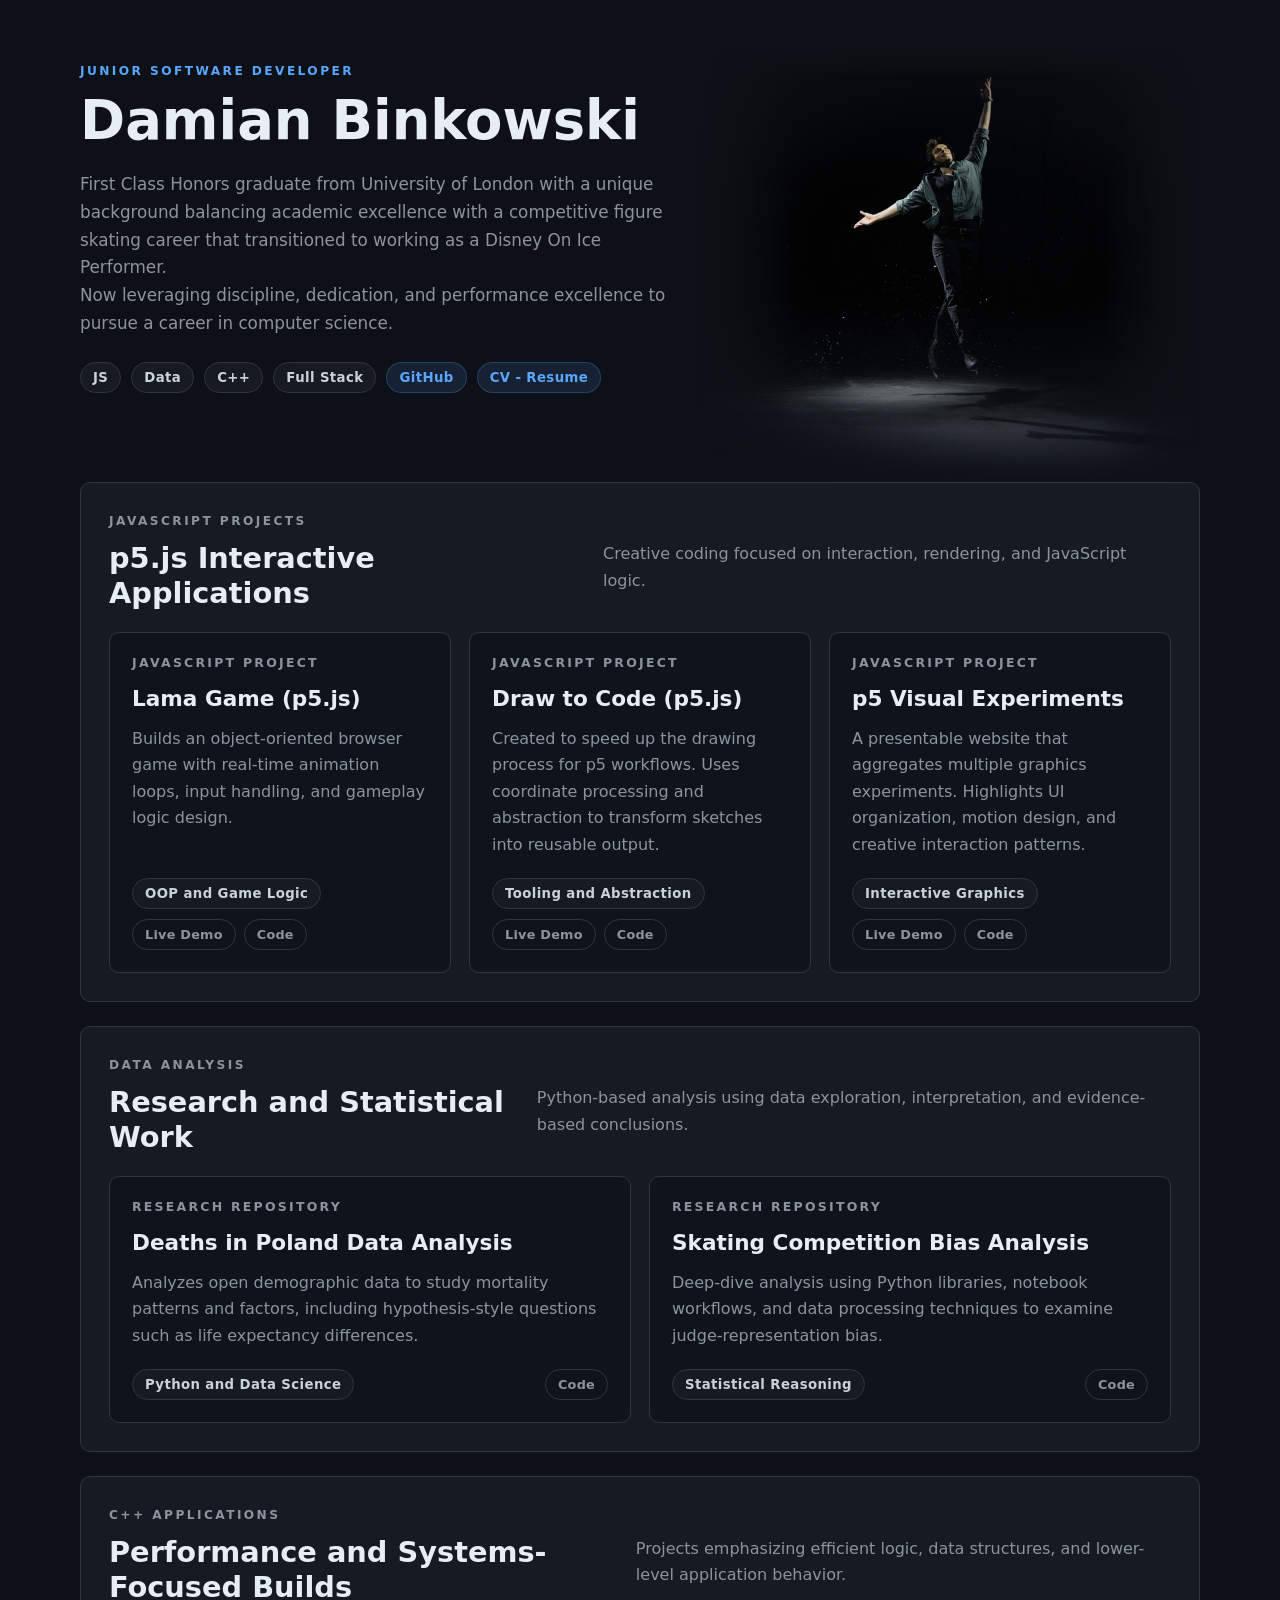
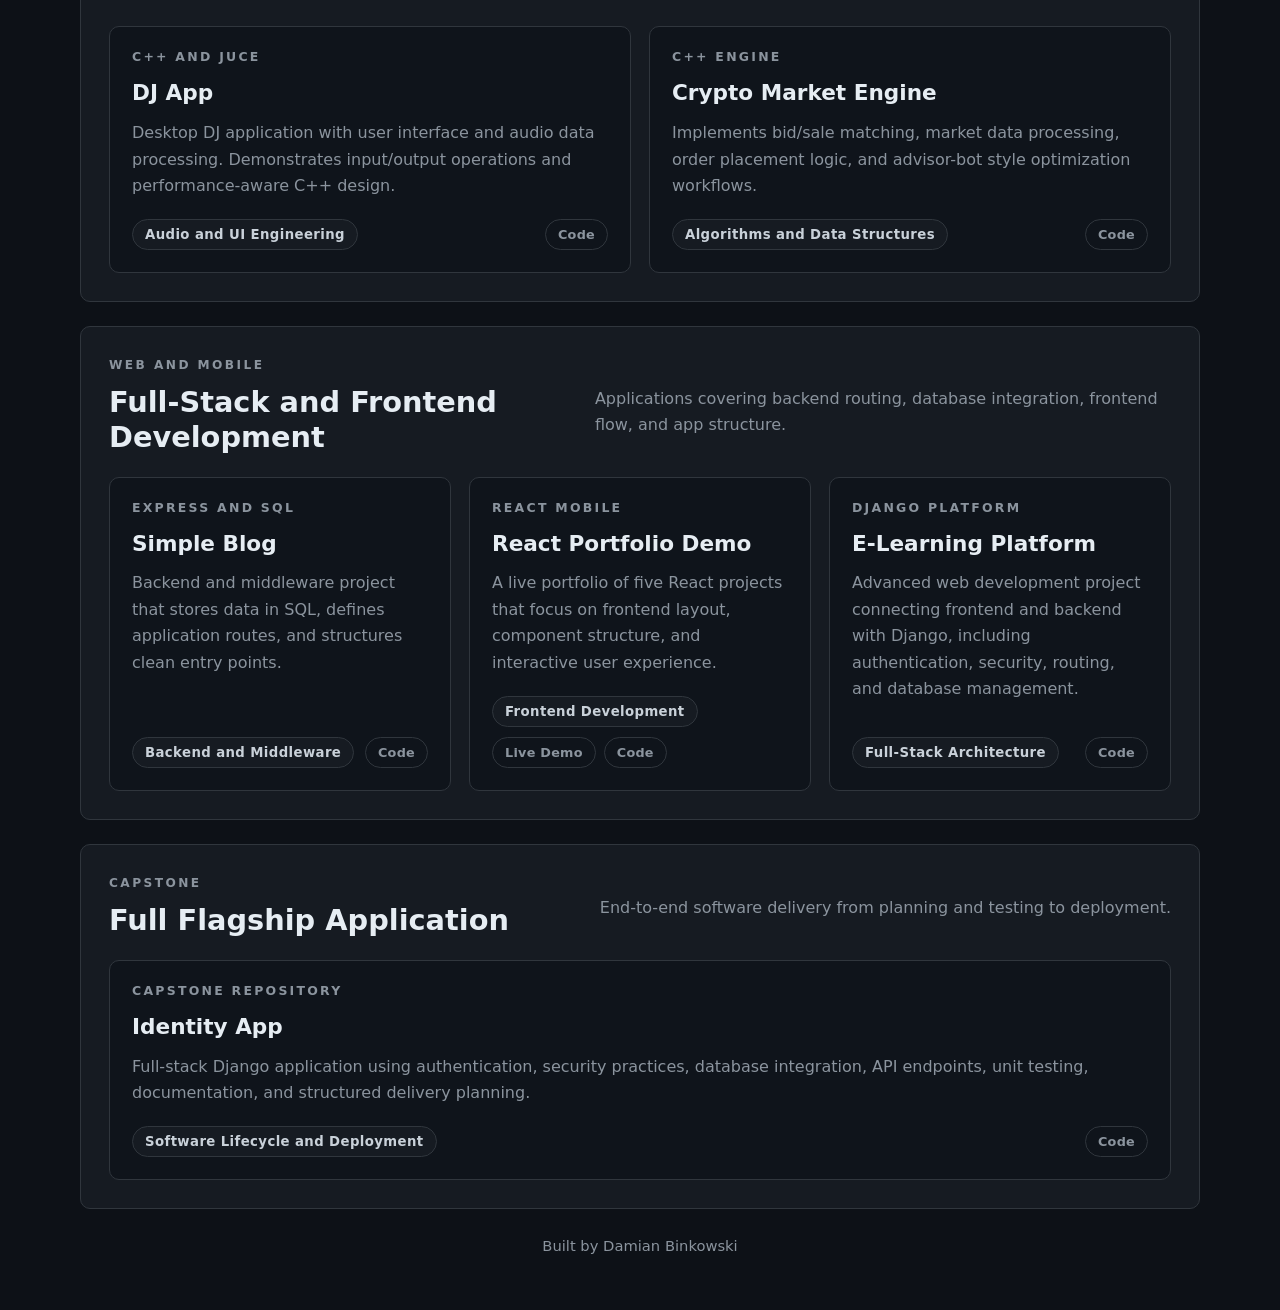
<file: index.html>
<!DOCTYPE html>
<html lang="en">
<head>
	<meta charset="UTF-8" />
	<meta name="viewport" content="width=device-width, initial-scale=1.0" />
	<meta
		name="description"
		content="Portfolio of software projects by Damian Binkowski, with links and short skill-focused summaries."
	/>
	<title>Damian Binkowski | Portfolio</title>
	<link rel="stylesheet" href="styles.css" />
</head>
<body>
	<div class="site-shell">
		<header class="hero">
			<div class="hero-layout">
				<div class="hero-content">
					<p class="eyebrow">Junior Software Developer</p>
					<h1>Damian Binkowski</h1>
					<p class="hero-copy">
						First Class Honors graduate from University of London with a unique background balancing academic excellence with a competitive figure skating career that transitioned to working as a Disney On Ice Performer. <br>Now leveraging discipline, dedication, and performance excellence to pursue a career in computer science.
					</p>
					<div class="hero-meta">
						<a class="pill" href="#javascript-projects">JS</a>
						<a class="pill" href="#data-analysis">Data</a>
						<a class="pill" href="#cpp-apps">C++</a>
						<a class="pill" href="#web-mobile-projects">Full Stack</a>
						<a class="pill pill-accent" href="https://github.com/dambinkowski" target="_blank" rel="noopener noreferrer">GitHub</a>
						<a class="pill pill-accent" href="cv/index.html">CV - Resume</a>
					</div>
				</div>
				<div class="hero-photo" aria-hidden="true"></div>
			</div>
		</header>

		<main>
			<section class="section-block" id="javascript-projects">
				<div class="section-heading">
					<div>
						<p class="section-label">JavaScript Projects</p>
						<h2>p5.js Interactive Applications</h2>
					</div>
					<p>Creative coding focused on interaction, rendering, and JavaScript logic.</p>
				</div>

				<div class="project-grid">
					<article class="project-card">
						<span class="card-number">JavaScript Project</span>
						<h3>Lama Game (p5.js)</h3>
						<p>
							Builds an object-oriented browser game with real-time animation loops,
							input handling, and gameplay logic design.
						</p>
						<div class="card-footer">
							<span class="tag">OOP and Game Logic</span>
							<div class="card-actions">
								<a class="action-btn" href="https://dambinkowski.github.io/LamaGameP5/" target="_blank" rel="noopener noreferrer">Live Demo</a>
								<a class="action-btn" href="https://github.com/dambinkowski/LamaGameP5" target="_blank" rel="noopener noreferrer">Code</a>
							</div>
						</div>
					</article>

					<article class="project-card">
						<span class="card-number">JavaScript Project</span>
						<h3>Draw to Code (p5.js)</h3>
						<p>
							Created to speed up the drawing process for p5 workflows.
							Uses coordinate processing and abstraction to transform sketches into reusable output.
						</p>
						<div class="card-footer">
							<span class="tag">Tooling and Abstraction</span>
							<div class="card-actions">
								<a class="action-btn" href="https://dambinkowski.github.io/draw-to-codeP5/" target="_blank" rel="noopener noreferrer">Live Demo</a>
								<a class="action-btn" href="https://github.com/dambinkowski/draw-to-codeP5" target="_blank" rel="noopener noreferrer">Code</a>
							</div>
						</div>
					</article>

					<article class="project-card">
						<span class="card-number">JavaScript Project</span>
						<h3>p5 Visual Experiments</h3>
						<p>
							A presentable website that aggregates multiple graphics experiments.
							Highlights UI organization, motion design, and creative interaction patterns.
						</p>
						<div class="card-footer">
							<span class="tag">Interactive Graphics</span>
							<div class="card-actions">
								<a class="action-btn" href="https://dambinkowski.github.io/p5projects/?p=projects%2F1-mouse-follow-colors%2F" target="_blank" rel="noopener noreferrer">Live Demo</a>
								<a class="action-btn" href="https://github.com/dambinkowski/p5projects" target="_blank" rel="noopener noreferrer">Code</a>
							</div>
						</div>
					</article>
				</div>
			</section>

			<section class="section-block" id="data-analysis">
				<div class="section-heading">
					<div>
						<p class="section-label">Data Analysis</p>
						<h2>Research and Statistical Work</h2>
					</div>
					<p>Python-based analysis using data exploration, interpretation, and evidence-based conclusions.</p>
				</div>

				<div class="project-grid">
					<article class="project-card">
						<span class="card-number">Research Repository</span>
						<h3>Deaths in Poland Data Analysis</h3>
						<p>
							Analyzes open demographic data to study mortality patterns and factors,
							including hypothesis-style questions such as life expectancy differences.
						</p>
						<div class="card-footer">
							<span class="tag">Python and Data Science</span>
							<div class="card-actions">
								<a class="action-btn" href="https://github.com/dambinkowski/DjangoDataAnalysisDeathsInPoland" target="_blank" rel="noopener noreferrer">Code</a>
							</div>
						</div>
					</article>

					<article class="project-card">
						<span class="card-number">Research Repository</span>
						<h3>Skating Competition Bias Analysis</h3>
						<p>
							Deep-dive analysis using Python libraries, notebook workflows,
							and data processing techniques to examine judge-representation bias.
						</p>
						<div class="card-footer">
							<span class="tag">Statistical Reasoning</span>
							<div class="card-actions">
								<a class="action-btn" href="https://github.com/dambinkowski/SkatingCompetitionBiasAnalysis" target="_blank" rel="noopener noreferrer">Code</a>
							</div>
						</div>
					</article>
				</div>
			</section>

			<section class="section-block" id="cpp-apps">
				<div class="section-heading">
					<div>
						<p class="section-label">C++ Applications</p>
						<h2>Performance and Systems-Focused Builds</h2>
					</div>
					<p>Projects emphasizing efficient logic, data structures, and lower-level application behavior.</p>
				</div>

				<div class="project-grid">
					<article class="project-card">
						<span class="card-number">C++ and JUCE</span>
						<h3>DJ App</h3>
						<p>
							Desktop DJ application with user interface and audio data processing.
							Demonstrates input/output operations and performance-aware C++ design.
						</p>
						<div class="card-footer">
							<span class="tag">Audio and UI Engineering</span>
							<div class="card-actions">
								<a class="action-btn" href="https://github.com/dambinkowski/djapp" target="_blank" rel="noopener noreferrer">Code</a>
							</div>
						</div>
					</article>

					<article class="project-card">
						<span class="card-number">C++ Engine</span>
						<h3>Crypto Market Engine</h3>
						<p>
							Implements bid/sale matching, market data processing,
							order placement logic, and advisor-bot style optimization workflows.
						</p>
						<div class="card-footer">
							<span class="tag">Algorithms and Data Structures</span>
							<div class="card-actions">
								<a class="action-btn" href="https://github.com/dambinkowski/marketcryptoengine" target="_blank" rel="noopener noreferrer">Code</a>
							</div>
						</div>
					</article>
				</div>
			</section>

			<section class="section-block" id="web-mobile-projects">
				<div class="section-heading">
					<div>
						<p class="section-label">Web and Mobile</p>
						<h2>Full-Stack and Frontend Development</h2>
					</div>
					<p>Applications covering backend routing, database integration, frontend flow, and app structure.</p>
				</div>

				<div class="project-grid">
					<article class="project-card">
						<span class="card-number">Express and SQL</span>
						<h3>Simple Blog</h3>
						<p>
							Backend and middleware project that stores data in SQL,
							defines application routes, and structures clean entry points.
						</p>
						<div class="card-footer">
							<span class="tag">Backend and Middleware</span>
							<div class="card-actions">
								<a class="action-btn" href="https://github.com/dambinkowski/simple-blog" target="_blank" rel="noopener noreferrer">Code</a>
							</div>
						</div>
					</article>

					<article class="project-card">
						<span class="card-number">React Mobile</span>
						<h3>React Portfolio Demo</h3>
						<p>
							A live portfolio of five React projects that focus on frontend layout,
							component structure, and interactive user experience.
						</p>
						<div class="card-footer">
							<span class="tag">Frontend Development</span>
							<div class="card-actions">
								<a class="action-btn" href="https://dambinkowski.github.io/reactPortfolio/index.html" target="_blank" rel="noopener noreferrer">Live Demo</a>
								<a class="action-btn" href="https://github.com/dambinkowski/reactPortfolio" target="_blank" rel="noopener noreferrer">Code</a>
							</div>
						</div>
					</article>

					<article class="project-card">
						<span class="card-number">Django Platform</span>
						<h3>E-Learning Platform</h3>
						<p>
							Advanced web development project connecting frontend and backend with Django,
							including authentication, security, routing, and database management.
						</p>
						<div class="card-footer">
							<span class="tag">Full-Stack Architecture</span>
							<div class="card-actions">
								<a class="action-btn" href="https://github.com/dambinkowski/eplatform" target="_blank" rel="noopener noreferrer">Code</a>
							</div>
						</div>
					</article>
				</div>
			</section>

			<section class="section-block" id="capstone">
				<div class="section-heading">
					<div>
						<p class="section-label">Capstone</p>
						<h2>Full Flagship Application</h2>
					</div>
					<p>End-to-end software delivery from planning and testing to deployment.</p>
				</div>

				<div class="project-grid">
					<article class="project-card">
						<span class="card-number">Capstone Repository</span>
						<h3>Identity App</h3>
						<p>
							Full-stack Django application using authentication, security practices,
							database integration, API endpoints, unit testing, documentation,
							and structured delivery planning.
						</p>
						<div class="card-footer">
							<span class="tag">Software Lifecycle and Deployment</span>
							<div class="card-actions">
								<a class="action-btn" href="https://github.com/dambinkowski/IdentityApp" target="_blank" rel="noopener noreferrer">Code</a>
							</div>
						</div>
					</article>

				</div>
			</section>
		</main>

		<footer class="repo-footer">Built by Damian Binkowski</footer>
	</div>
</body>
</html>
</file>
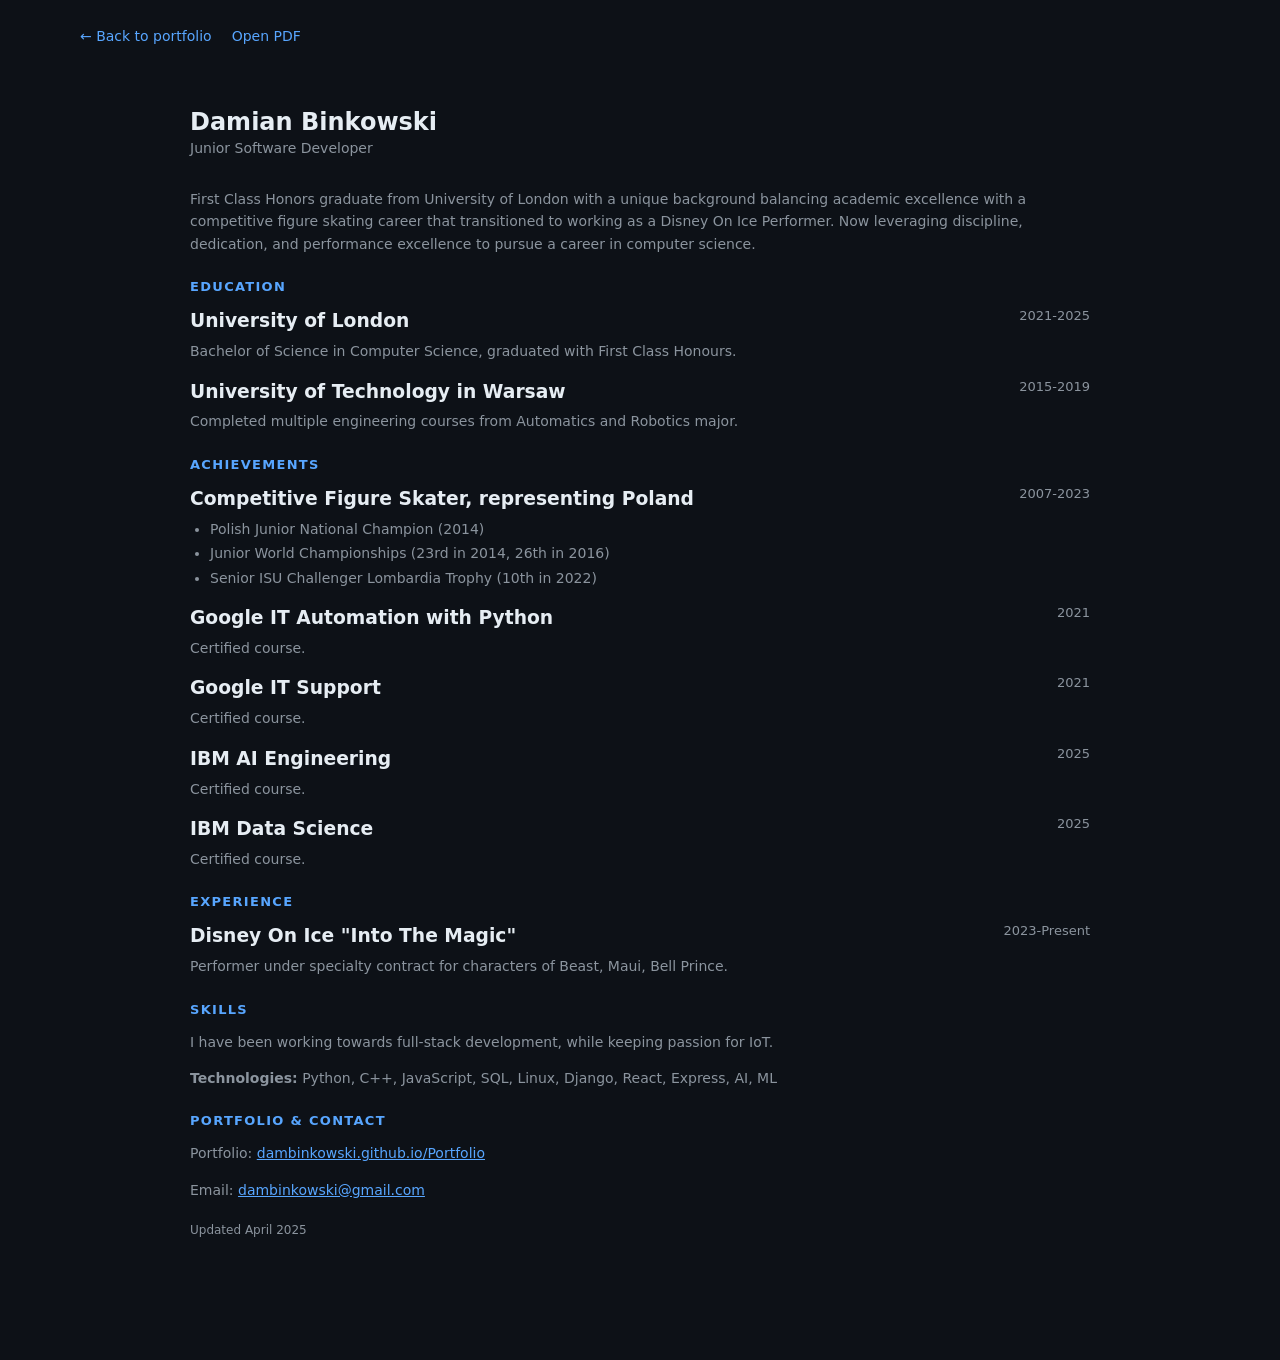
<file: cv/index.html>
<!DOCTYPE html>
<html lang="en">
<head>
	<meta charset="UTF-8" />
	<meta name="viewport" content="width=device-width, initial-scale=1.0" />
	<meta
		name="description"
		content="Resume and CV of Damian Binkowski, Junior Software Developer."
	/>
	<title>Damian Binkowski | CV</title>
	<link rel="stylesheet" href="../styles.css" />
	<style>
		.cv-container {
			max-width: 900px;
			margin: 0 auto;
			padding: 40px 0;
		}

		.cv-header {
			text-align: left;
			margin-bottom: 32px;
		}

		.cv-header h1 {
			margin: 0 0 4px 0;
			font-size: 24px;
			color: var(--heading);
		}

		.cv-header p {
			margin: 0;
			color: var(--muted);
			font-size: 14px;
		}

		.cv-section {
			margin-bottom: 24px;
		}

		.cv-section-title {
			font-size: 13px;
			font-weight: 700;
			letter-spacing: 0.1em;
			text-transform: uppercase;
			color: var(--accent);
			margin-bottom: 12px;
		}

		.cv-item {
			margin-bottom: 14px;
			line-height: 1.6;
		}

		.cv-item-header {
			display: flex;
			justify-content: space-between;
			margin-bottom: 4px;
			gap: 20px;
		}

		.cv-item-title {
			font-weight: 600;
			color: var(--heading);
			margin: 0;
			flex: 1;
		}

		.cv-item-date {
			color: var(--muted);
			font-size: 13px;
			white-space: nowrap;
			text-align: right;
		}

		.cv-item-desc {
			color: var(--muted);
			margin: 0;
			font-size: 14px;
		}

		.cv-item-desc ul {
			margin: 4px 0 0 20px;
			padding: 0;
			color: var(--muted);
			font-size: 14px;
		}

		.cv-item-desc li {
			margin: 2px 0;
		}

		.cv-skills {
			color: var(--muted);
			font-size: 14px;
			line-height: 1.6;
		}

		.cv-footer-nav {
			display: flex;
			gap: 20px;
			margin-bottom: 24px;
			font-size: 14px;
		}

		.cv-footer-nav a {
			color: var(--accent);
			text-decoration: none;
		}

		.cv-footer-nav a:hover {
			text-decoration: underline;
		}

		.cv-about {
			color: var(--muted);
			font-size: 14px;
			line-height: 1.6;
			margin-bottom: 24px;
		}

		@media (max-width: 860px) {
			.cv-container {
				padding: 24px 22px;
			}

			.cv-item-header {
				flex-direction: column;
				gap: 4px;
			}

			.cv-item-date {
				text-align: left;
			}
		}
	</style>
</head>
<body>
	<div class="site-shell">
		<div class="cv-footer-nav">
			<a href="../index.html">← Back to portfolio</a>
			<a href="./CV.pdf" target="_blank" rel="noopener noreferrer">Open PDF</a>
		</div>

		<div class="cv-container">
			<div class="cv-header">
				<h1>Damian Binkowski</h1>
				<p>Junior Software Developer</p>
			</div>

			<div class="cv-about">
				First Class Honors graduate from University of London with a unique background balancing academic excellence with a competitive figure skating career that transitioned to working as a Disney On Ice Performer. Now leveraging discipline, dedication, and performance excellence to pursue a career in computer science.
			</div>

			<div class="cv-section">
				<div class="cv-section-title">Education</div>
				<div class="cv-item">
					<div class="cv-item-header">
						<h3 class="cv-item-title">University of London</h3>
						<div class="cv-item-date">2021-2025</div>
					</div>
					<p class="cv-item-desc">Bachelor of Science in Computer Science, graduated with First Class Honours.</p>
				</div>
				<div class="cv-item">
					<div class="cv-item-header">
						<h3 class="cv-item-title">University of Technology in Warsaw</h3>
						<div class="cv-item-date">2015-2019</div>
					</div>
					<p class="cv-item-desc">Completed multiple engineering courses from Automatics and Robotics major.</p>
				</div>
			</div>

			<div class="cv-section">
				<div class="cv-section-title">Achievements</div>
				<div class="cv-item">
					<div class="cv-item-header">
						<h3 class="cv-item-title">Competitive Figure Skater, representing Poland</h3>
						<div class="cv-item-date">2007-2023</div>
					</div>
					<div class="cv-item-desc">
						<ul>
							<li>Polish Junior National Champion (2014)</li>
							<li>Junior World Championships (23rd in 2014, 26th in 2016)</li>
							<li>Senior ISU Challenger Lombardia Trophy (10th in 2022)</li>
						</ul>
					</div>
				</div>
				<div class="cv-item">
					<div class="cv-item-header">
						<h3 class="cv-item-title">Google IT Automation with Python</h3>
						<div class="cv-item-date">2021</div>
					</div>
					<p class="cv-item-desc">Certified course.</p>
				</div>
				<div class="cv-item">
					<div class="cv-item-header">
						<h3 class="cv-item-title">Google IT Support</h3>
						<div class="cv-item-date">2021</div>
					</div>
					<p class="cv-item-desc">Certified course.</p>
				</div>
				<div class="cv-item">
					<div class="cv-item-header">
						<h3 class="cv-item-title">IBM AI Engineering</h3>
						<div class="cv-item-date">2025</div>
					</div>
					<p class="cv-item-desc">Certified course.</p>
				</div>
				<div class="cv-item">
					<div class="cv-item-header">
						<h3 class="cv-item-title">IBM Data Science</h3>
						<div class="cv-item-date">2025</div>
					</div>
					<p class="cv-item-desc">Certified course.</p>
				</div>
			</div>

			<div class="cv-section">
				<div class="cv-section-title">Experience</div>
				<div class="cv-item">
					<div class="cv-item-header">
						<h3 class="cv-item-title">Disney On Ice "Into The Magic"</h3>
						<div class="cv-item-date">2023-Present</div>
					</div>
					<p class="cv-item-desc">Performer under specialty contract for characters of Beast, Maui, Bell Prince.</p>
				</div>
			</div>

			<div class="cv-section">
				<div class="cv-section-title">Skills</div>
				<p class="cv-skills">
					I have been working towards full-stack development, while keeping passion for IoT.
				</p>
				<p class="cv-skills">
					<strong>Technologies:</strong> Python, C++, JavaScript, SQL, Linux, Django, React, Express, AI, ML
				</p>
			</div>

			<div class="cv-section">
				<div class="cv-section-title">Portfolio & Contact</div>
				<p class="cv-skills">
					Portfolio: <a href="https://dambinkowski.github.io/Portfolio/" target="_blank" rel="noopener noreferrer" style="color: var(--accent);">dambinkowski.github.io/Portfolio</a>
				</p>
				<p class="cv-skills">
					Email: <a href="mailto:dambinkowski@gmail.com" style="color: var(--accent);">dambinkowski@gmail.com</a>
				</p>
				<p class="cv-skills" style="margin-top: 20px; font-size: 12px; color: var(--muted);">
					Updated April 2025
				</p>
			</div>
		</div>
	</div>
</body>
</html>
</file>
<file: styles.css>
:root {
  --bg: #0d1117;
  --bg-soft: #161b22;
  --surface: #161b22;
  --surface-strong: #0f141b;
  --text: #c9d1d9;
  --heading: #e6edf3;
  --muted: #8b949e;
  --line: #30363d;
  --accent: #58a6ff;
  --accent-soft: rgba(88, 166, 255, 0.12);
  --success: #238636;
  --warning: #9e6a03;
  --shadow: none;
  --radius-xl: 12px;
  --radius-lg: 10px;
  --radius-md: 8px;
}

* {
  box-sizing: border-box;
}

html {
  scroll-behavior: smooth;
}

body {
  margin: 0;
  min-height: 100vh;
  color: var(--text);
  font-family: "Segoe UI", system-ui, sans-serif;
  background: var(--bg);
}

a {
  color: inherit;
}

.site-shell {
  width: min(1120px, calc(100% - 32px));
  margin: 0 auto;
  padding: 28px 0 56px;
}

.site-shell > main {
  margin-top: -34px;
  position: relative;
  z-index: 3;
}

.hero,
.page-hero {
  padding: 36px 0 24px;
}

.hero {
  position: relative;
  z-index: 0;
}

.hero-layout {
  display: grid;
  grid-template-columns: minmax(0, 1.08fr) minmax(280px, 0.92fr);
  gap: 28px;
  align-items: start;
  position: relative;
}

.hero-content {
  min-width: 0;
  position: relative;
  z-index: 2;
}

.hero-photo {
  width: 100%;
  min-height: 440px;
  margin-top: -18px;
  margin-bottom: -18px;
  position: relative;
  z-index: 0;
  border-radius: var(--radius-lg);
  background:
    linear-gradient(to bottom, #0d1117 0%, rgba(13, 17, 23, 0) 7%),
    radial-gradient(circle at center, rgba(13, 17, 23, 0) 44%, #0d1117 100%),
    linear-gradient(to bottom, rgba(13, 17, 23, 0) 58%, #0d1117 100%),
    linear-gradient(to right, #0d1117 0%, rgba(13, 17, 23, 0) 19%, rgba(13, 17, 23, 0) 81%, #0d1117 100%),
    linear-gradient(to top, rgba(13, 17, 23, 0.55) 0%, rgba(13, 17, 23, 0.12) 30%, rgba(13, 17, 23, 0.12) 70%, rgba(13, 17, 23, 0.55) 100%),
    url("assets/images/profile.png");
  background-size: cover, cover, cover, cover, cover, contain;
  background-position: center, center, center, center, center, center top;
  background-repeat: no-repeat, no-repeat, no-repeat, no-repeat, no-repeat, no-repeat;
}

.eyebrow,
.section-label,
.mini-label {
  margin: 0 0 10px;
  font-size: 0.76rem;
  font-weight: 700;
  letter-spacing: 0.2em;
  text-transform: uppercase;
  color: var(--accent);
}

.hero h1,
.page-hero h1,
.section-heading h2,
.content-card h2,
.content-card h3,
.project-card h3,
.preview-title,
.placeholder-box h3 {
  margin: 0;
  font-family: "Segoe UI", system-ui, sans-serif;
  font-weight: 600;
  line-height: 1.2;
  color: var(--heading);
}

.hero h1,
.page-hero h1 {
  max-width: 18ch;
  font-size: clamp(2.2rem, 5vw, 3.4rem);
}

.hero-copy,
.page-subtitle,
.section-heading p,
.content-card p,
.summary-box,
.placeholder-box p,
.project-card p,
.top-nav a {
  color: var(--muted);
  line-height: 1.65;
}

.hero-copy,
.page-subtitle {
  max-width: 62ch;
  margin: 18px 0 0;
  font-size: 1.05rem;
}

.hero-meta,
.meta-row,
.card-footer,
.inline-list,
.top-nav {
  display: flex;
  flex-wrap: wrap;
  gap: 10px;
}

.hero-meta,
.meta-row {
  margin-top: 24px;
}

.pill,
.tag,
.status {
  display: inline-flex;
  align-items: center;
  gap: 8px;
  padding: 7px 12px;
  border-radius: 999px;
  border: 1px solid var(--line);
  font-size: 0.83rem;
  font-weight: 700;
  letter-spacing: 0.03em;
}

.pill,
.tag {
  background: var(--surface);
  text-decoration: none;
}

a.pill {
  cursor: pointer;
  transition: border-color 160ms ease, background 160ms ease;
}

a.pill:hover,
a.pill:focus-visible {
  border-color: var(--accent);
  background: var(--accent-soft);
  color: var(--accent);
}

.pill-accent,
.status.complete {
  color: var(--accent);
  background: var(--accent-soft);
  border-color: rgba(88, 166, 255, 0.24);
}

.status.building {
  background: rgba(158, 106, 3, 0.14);
  color: #d29922;
  border-color: rgba(210, 153, 34, 0.24);
}

.section-block,
.content-card,
.placeholder-box {
  margin-top: 24px;
  padding: 28px;
  border-radius: var(--radius-lg);
  border: 1px solid var(--line);
  background: var(--surface);
}

.section-heading {
  display: flex;
  justify-content: space-between;
  gap: 20px;
  align-items: end;
}

.section-heading h2 {
  font-size: 1.8rem;
}

.project-grid {
  display: grid;
  grid-template-columns: repeat(auto-fit, minmax(220px, 1fr));
  gap: 18px;
  margin-top: 22px;
}

.project-card {
  display: flex;
  flex-direction: column;
  justify-content: space-between;
  min-height: 220px;
  padding: 22px;
  text-decoration: none;
  border-radius: var(--radius-lg);
  border: 1px solid var(--line);
  background: var(--surface-strong);
  transform: translateY(0);
  transition: border-color 180ms ease, background 180ms ease;
}

.project-card:hover,
.project-card:focus-visible {
  border-color: var(--accent);
  background: #111821;
}

.card-number {
  font-size: 0.78rem;
  font-weight: 800;
  letter-spacing: 0.18em;
  text-transform: uppercase;
  color: var(--muted);
}

.project-card h3 {
  margin-top: 16px;
  font-size: 1.35rem;
}

.project-card p {
  margin: 14px 0 20px;
}

.card-footer {
  justify-content: space-between;
  align-items: center;
  margin-top: auto;
}

.card-actions {
  display: flex;
  flex-wrap: wrap;
  gap: 8px;
}

.action-btn {
  display: inline-flex;
  align-items: center;
  justify-content: center;
  padding: 7px 12px;
  border-radius: 999px;
  border: 1px solid var(--line);
  background: transparent;
  color: var(--muted);
  text-decoration: none;
  font-size: 0.8rem;
  font-weight: 700;
  letter-spacing: 0.02em;
  transition: border-color 160ms ease, color 160ms ease, background 160ms ease;
}

.action-btn:hover,
.action-btn:focus-visible {
  border-color: #ffffff;
  color: #ffffff;
  background: rgba(88, 166, 255, 0.1);
}

.project-card:hover .action-btn,
.project-card:focus-within .action-btn {
  border-color: rgba(88, 166, 255, 0.28);
  color: var(--accent);
  background: var(--accent-soft);
}

.project-card:hover .action-btn:hover,
.project-card:hover .action-btn:focus-visible,
.project-card:focus-within .action-btn:hover,
.project-card:focus-within .action-btn:focus-visible {
  border-color: #ffffff;
  color: #ffffff;
  background: rgba(88, 166, 255, 0.1);
}

.action-btn.is-disabled {
  opacity: 0.55;
  pointer-events: none;
}

.top-nav {
  margin-bottom: 14px;
}

.top-nav a {
  text-decoration: none;
  font-weight: 700;
  color: var(--accent);
}

.two-column {
  display: grid;
  grid-template-columns: 1.1fr 0.9fr;
  gap: 24px;
  margin-top: 24px;
}

.summary-box {
  padding: 22px;
  border-radius: var(--radius-lg);
  border: 1px solid var(--line);
  background: var(--surface-strong);
}

.summary-box ul,
.inline-list {
  margin: 14px 0 0;
  padding-left: 18px;
}

.summary-box li,
.inline-list li {
  margin-bottom: 10px;
  color: var(--muted);
}

.preview-panel {
  padding: 20px;
  border-radius: var(--radius-lg);
  background: var(--surface-strong);
  border: 1px solid var(--line);
}

.preview-title {
  font-size: 1.5rem;
  margin-bottom: 14px;
}

.preview-caption {
  margin: 0 0 16px;
  color: var(--muted);
}

.project-screenshot {
  width: 100%;
  max-width: 420px;
  height: auto;
  display: block;
  margin: 0 auto 14px;
  border-radius: var(--radius-md);
  border: 1px solid var(--line);
  background: #0d1117;
}

.snack-note {
  margin: 0 0 10px;
  color: var(--muted);
  font-size: 0.9rem;
}

.snack-embed {
  width: 100%;
  min-height: 620px;
  border: 1px solid var(--line);
  border-radius: var(--radius-md);
  background: #0d1117;
}

.mock-stage {
  display: grid;
  place-items: center;
  min-height: 340px;
  padding: 22px;
  border-radius: var(--radius-md);
  background: #0d1117;
  border: 1px solid var(--line);
  overflow: hidden;
}

.badge-preview {
  width: min(100%, 520px);
  min-height: 220px;
  padding: 28px;
  border-radius: var(--radius-md);
  background: #b91c1c;
  color: #fff;
  display: flex;
  flex-direction: column;
  justify-content: center;
}

.badge-preview .hello {
  font-size: clamp(2.6rem, 7vw, 4.8rem);
  font-weight: 900;
  letter-spacing: 0.04em;
  text-transform: uppercase;
}

.badge-preview .sub {
  margin-top: 4px;
  font-size: clamp(1rem, 3vw, 1.4rem);
  font-weight: 700;
  letter-spacing: 0.18em;
  text-transform: uppercase;
}

.name-strip {
  margin-top: 18px;
  padding: 20px;
  border-radius: var(--radius-md);
  background: #fff;
  color: #221d18;
  text-align: center;
  font-family: "Segoe UI", system-ui, sans-serif;
  font-size: clamp(2rem, 5vw, 3rem);
  font-weight: 700;
}

.board-preview {
  width: min(100%, 420px);
  aspect-ratio: 1;
  display: grid;
  grid-template-columns: repeat(3, 1fr);
  gap: 10px;
}

.board-cell {
  display: grid;
  place-items: center;
  border-radius: var(--radius-md);
  color: #fff;
  font-size: clamp(2rem, 8vw, 4rem);
  font-weight: 900;
}

.code-block {
  overflow-x: auto;
  margin-top: 20px;
  padding: 20px;
  border-radius: var(--radius-lg);
  border: 1px solid var(--line);
  background: #0d1117;
  color: var(--text);
}

.code-block pre {
  margin: 0;
  font-family: "SFMono-Regular", Consolas, "Liberation Mono", Menlo, monospace;
  font-size: 0.92rem;
  line-height: 1.65;
}

.placeholder-box {
  display: grid;
  gap: 14px;
}

.placeholder-box h3 {
  font-size: 2rem;
}

.repo-footer {
  margin-top: 28px;
  color: var(--muted);
  text-align: center;
  font-size: 0.92rem;
}

.resume-intro-grid {
  display: grid;
  grid-template-columns: 1.2fr 0.8fr;
  gap: 18px;
}

.resume-list {
  display: grid;
  gap: 14px;
  margin-top: 18px;
}

.resume-item {
  padding: 18px;
  border-radius: var(--radius-md);
  border: 1px solid var(--line);
  background: var(--surface-strong);
}

.resume-item-head {
  display: flex;
  justify-content: space-between;
  gap: 14px;
  align-items: center;
  margin-bottom: 10px;
}

.resume-item h3 {
  margin: 0;
  font-size: 1.12rem;
  color: var(--heading);
}

.resume-item p {
  margin: 0;
  color: var(--muted);
}

.resume-bullets {
  margin-top: 8px;
}

@media (max-width: 860px) {
  .site-shell {
    width: min(100% - 20px, 1120px);
    padding-top: 16px;
  }

  .hero,
  .page-hero,
  .section-block,
  .content-card,
  .placeholder-box {
    padding: 22px;
  }

  .hero-layout {
    grid-template-columns: 1fr;
    gap: 18px;
  }

  .hero-photo {
    min-height: 340px;
    background-position: center 12%;
  }

  .site-shell > main {
    margin-top: -12px;
  }

  .two-column {
    grid-template-columns: 1fr;
  }

  .section-heading {
    align-items: start;
    flex-direction: column;
  }

  .card-footer {
    align-items: start;
  }

  .resume-intro-grid {
    grid-template-columns: 1fr;
  }

  .resume-item-head {
    align-items: start;
    flex-direction: column;
  }
}
</file>
